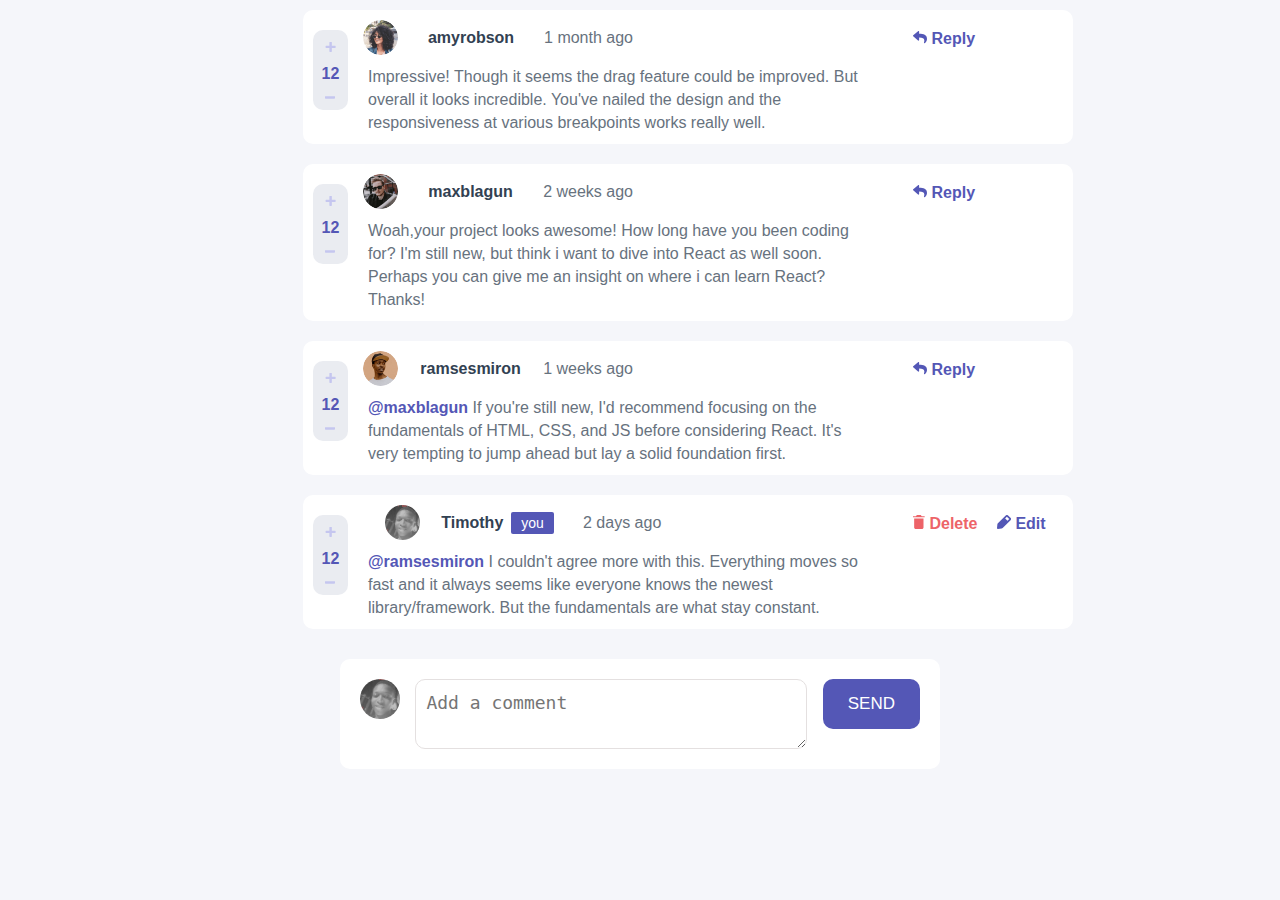
<file: index.html>
<!DOCTYPE html>
<html lang="en">
<head>
    <meta charset="UTF-8">
    <meta http-equiv="X-UA-Compatible" content="IE=edge">
    <meta name="viewport" content="width=device-width, initial-scale=1.0">
    <link rel="stylesheet" href="interactive-comment.css">
    <link rel="icon" type="image/png" sizes="32x32" href="./images/favicon-32x32.png">
    <title>Document</title>
</head>

<body>
<main>
    <article id="first-article">
      
            <!-- <P class="ME">DARQ</P> -->
    </article>
    
<section class="contribution">
    <!-- <input type="text" name="comment field" id="text-field" placeholder="Add a comment..."/> -->
<textarea placeholder="Add a comment" name="comments" id="text-field" cols="35" rows="5"></textarea>
<img src="image-timothy.jpg" alt="timothy image" class="my-image">
<button class="send-button">SEND</button>
</section>
<div class="background none">
<div class="modal">
    <h3 class="pop-head">Delete comment</h3>
    <p class="pop-text">Are you sure you want to delete this comment? This will remove the comment and can't be undone.
    </p>
<button class="no-button">NO, CANCEL</button>

<button class="yes-button">YES, DELETE</button>
</div></div>

</main>
</body>
<script src="interactive-comment.js"></script>
</html>
      <!-- <div class="box" id="amyrobson">
                <div
                class="first-block">
                    <div class="info">
        <img src="images/avatars/image-amyrobson.png" alt="amyrobson" class="image">
                        <span class="name">amyrobson</span>
                        <span class="timing">1 month ago</span></div>
                <div class="text">
    Impressive! Though it seems the drag feature could be improved. But overall it looks incredible. You've nailed the design and the responsiveness at various breakpoints works really well.
                </div>
                </div>
        
        <div class="foot">
        <div class="increment">
            <img src="images/icon-plus.svg" alt="plus SVG" class="plus"/> 
            <span class="no">12</span>
            <img src="images/icon-minus.svg" alt="minus icon" class="minus">
        </div>
     <div class="rep">
        <img src="images/icon-reply.svg" alt="reply icon" class="reply-icon"/>
    <span class="reply">Reply</span>
                    </div>
                </div>
            </div>
    
    
            <div class="box" id="maxblagun">
                <div class="first-block">
                    <div class="info"><img src="images/avatars/image-maxblagun.png" alt="maxblagun image" class="image"/>
                        <span class="name">maxblagun</span>
                        <span class="timing">2 weeks ago</span></div>
                <div class="text">
                    Woah,your project looks awesome!
                    How long have you been coding for? I'm still new, but think i want to dive into React as well soon. Perhaps you can give me an insight on where i can learn React? Thanks! 
                </div>
                </div>
        
    <div class="foot">
        <div class="increment">
            <img src="images/icon-plus.svg" alt="plus SVG" class="plus"/> 
            <span class="no">12</span>
            <img src="images/icon-minus.svg" alt="minus icon" class="minus">
        </div>
     <div class="rep">
        <img src="images/icon-reply.svg" alt="reply icon" class="reply-icon"/>
    
        <span class="reply">Reply</span>
    </div>
    </div>
            </div>

    
    
            <div class="box" id="ramsesmiron">
                <div class="first-block">
                    <div class="info"><img src="images/avatars/image-ramsesmiron.png" alt="ramsesmiron image" class="image"/>
                        <span class="name">ramsesmiron</span>
                        <span class="timing">1 week ago</span></div>
                <div class="text">
                    <a href='#maxblagun' class="link">@maxbalgun</a> If you're still new, I'd recommend focusing on the fundamentals of HTML, CSS, and JS before considering React. It's very tempting to jump ahead but lay a solid foundation first.
                </div>
                </div>
        
    <div class="foot">
        <div class="increment">
            <img src="images/icon-plus.svg" alt="plus SVG" class="plus"/> 
            <span class="no">12</span>
            <img src="images/icon-minus.svg" alt="minus icon" class="minus">
        </div>
     <div class="rep">
        <img src="images/icon-reply.svg" alt="reply icon" class="reply-icon"/>
    
        <span class="reply">Reply</span>
    </div>
    </div>
            </div>

        


            <div class="box" id="Timothy">
                <div class="first-block">
                    <div class="my-info"><img src="images/avatars/image-timothy.jpg" alt="Timothy image" class="image timo"/>
    
         <span class="name">Timothy</span>
         <span class="person">you</span>
        <span class="timing">2 days ago</span>
        </div>
                <div class="text">
                 <a href='#ramsesmiron' class="link">@ramsesmiron</a> I couldn't agree more with this. Everything moves so fast and it always seems like everyone knows the newest library/framework.
                But the fundamentals are what stay constant.
                </div>
                </div>
        
    <div class="foot">
        <div class="increment">
            <img src="images/icon-plus.svg" alt="plus SVG" class="plus"/> 
            <span class="no">12</span>
            <img src="images/icon-minus.svg" alt="minus icon" class="minus">
        </div>
     <div class="rep">
<img src="images/icon-delete.svg" alt="delete icon" class="delete-icon">
         <span class="delete">Delete</span>


        <img src="images/icon-edit.svg" alt="edit icon" class="edit-icon" class="reply-icon"/>
    
        <span class="edit">Edit</span>
                    </div>
                </div>
            </div>    
       -->
</file>
<file: interactive-comment.css>
*{
    box-sizing: border-box;
    margin: 0;
    padding: 0;
}
body{
 height: 100%;
 width: 100%;
font-size: 16px;
color: hsl(211, 10%, 45%);
font-family: sans-serif;
background-color: hsl(228, 33%, 97%);

}
main{
width: 100%;
height: 100%;
display: flex;
flex-direction: column;
justify-content: center;
align-items: center;

}
article{
    display: flex;
    flex-direction: column;
    justify-content: center;
    align-items: center;
    width: 100%;
    height: 100%;
}
.box{
    background-color:hsl(0, 0%, 100%);
    width: 320px;
    margin: 10px 15px;
    border-radius: 10px;
    padding: 5px 0;
}
.info{
    display: flex;
    justify-content: space-between;
    align-items: center;
    padding: 10px 70px 10px 10px;
}
.image{
    height: 35px;
    width: 35px;
}
.timo{
    height: 35px;
    width: 35px;
    border-radius: 50%;
}
.name{
    color: hsl(212, 24%, 26%);
    font-weight: 700;
}
.text{
    text-align: left;
    /* padding: 5px 20px 0px; */
    font-weight: 500;
    max-width: 281px;
    word-wrap: break-word;
    margin: 0px 15px 10px;
    line-height: 23px;
}
.foot{
    display: flex;
    justify-content: space-between;
    /* align-items: flex-start; */
    margin: 0;
    padding: 10px 20px 0px;
    color: hsl(238, 40%, 52%);
    font-weight: 700;
}
.increment{
    display: flex;
    justify-content: space-around;
    align-items: center;
    border-radius: 10px;
    color: hsl(238, 40%, 52%);
    font-weight: 700;
    width: 95px;
    height: 35px;
    margin-bottom: 20px;
    background-color:hsl(223, 19%, 93%);
}
#T{
width: 120px;
}
#Ti{
    width: 120px;
}
.timing{
    font-weight:500;
}

.person{
    background-color: hsl(238, 40%, 52%);
    color: white;
    font-weight: 500;
    border-radius: 2px;
    font-size: 14px;
    padding: 3px 10px ;
    margin-left: 8px;
}
.my-info{
    display: flex;
    justify-content: space-evenly;
    align-items: center;
    padding: 10px 20px 10px 10px;
}
.delete{
    color: hsl(358, 79%, 66%);
    padding-right: 15px;
}
.rep{
    margin-top: 10px;
    cursor: pointer;
}
.rep:hover .reply,.rep:hover .reply-icon{
    fill: hsl(239, 57%, 85%);
    color: hsl(239, 57%, 85%);
}
.edy:hover .edit-icon,.edy:hover .edit {
    fill: hsl(239, 57%, 85%);
    color: hsl(239, 57%, 85%);
}
.del:hover  .delete-icon,.del:hover .delete{
    fill: hsl(357, 100%, 86%);
    color: hsl(357, 100%, 86%);
}
/* .del:hover{
    background-color: green;
} */
/* .delete-icon:hover{
    fill: hsl(357, 100%, 86%);
     background-color: red;
} */
.link{
    color:  hsl(238, 40%, 52%);
    text-decoration: none;
    font-weight: 700;
}
.link:hover{
    cursor: pointer;
}

.contribution{
    background-color:hsl(0, 0%, 100%);
    max-width: 320px;
    /* height: 206px; */
    margin: 10px 15px 20px;
    border-radius: 10px;
    padding: 30px 10px  20px ;
    display: flex;
    flex-wrap: wrap;
    justify-content: space-between;
    align-items: center;
}
#text-field{
    width: 288px;
    height: 100px;
    font-size: 18px;
    line-height: 1.4;
    font-weight: 500;
    outline: none;
    padding: 10px;
    border-radius: 10px;
    border: 0.001em solid #e4e0e0;
    cursor: pointer;
    caret-color: hsl(238, 40%, 52%);
}
#text-field:focus{
    cursor: pointer;
    border: 0.01em solid hsl(238, 40%, 52%);
}
.my-image{
    height: 40px;
    width: 40px;
    object-fit: cover;
    border-radius: 50%;
    margin: 20px 0px 0px;
    display: block;
}
.send-button{
    display: inline;
    margin: 20px 10px 0px 0px;
    padding: 15px 25px;
    border-radius: 10px;
    background-color: hsl(238, 40%, 52%);
    color: white;
    font-size: 17px;
    font-weight: 500;
    border: none;
    cursor: pointer;
}
.send-button:hover{
    background-color: hsl(239, 57%, 85%);
}
.background{
    position: fixed;
    top: 0;
    bottom: 0;
    left: 0;
    right: 0;
    background-color: rgba(0,0,0,0.5);

}
.none{
    display: none;
}
.modal{
    background-color: white;
    position: fixed;
    top: 50%;
    transform:  translateX(-50%) translateY(-50%) ;
    left: 50%;
    /* display: contents; */
    padding: 20px;
    width: 320px;
    border-radius: 20px;
    }
.pop-head{
     color:hsl(212, 24%, 26%);
     text-align: left;
}
.pop-text{
    /* color:hsl(212, 24%, 26%); */
    margin: 15px 0;
    text-align: left;
    font-weight: 500;
    line-height: 1.3em;
}
.no-button{
    padding: 15px 20px;
    border-radius: 10px;
    border: none;
    color: white;
    background-color: hsl(212, 24%, 26%);
}
.yes-button{
    margin-left: 20px;
    padding: 15px 20px;
    border-radius: 10px;
    border: none;
    color: white;
    background-color: hsl(358, 79%, 66%);
}
.del:hover{
    cursor: pointer;
}
.edy:hover{
    cursor: pointer;
}
.increment:hover .minus,.increment:hover .plus{
    cursor: pointer;
    fill: blue;
}

@media(min-width:1000px){
    body{
        display: flex;
        justify-content: space-around;
    }
    main{
    width: 70%;
    }
    article{
        margin-bottom: 10px;
        align-items: flex-end;
           }
    .box{
        display: flex;
        position: relative;
        flex-direction:row;
        height:unset;
        width:unset;
        justify-content: flex-end;
        padding: 0;
    }.text{
        max-width: 500px;

    }
.rep{

    width: 140px;
}
    .foot{
        display: block;
        align-self: flex-start;
        height: 50px;
    }
    .increment{
        position: absolute;
        flex-direction: column;
        top:20px;
        left: 10px;
         width: 35px;
        height: 80px;
        margin: 0;
        padding:5px 7px;
    }
    .increment>img{
        padding: 10px 0px;
    }
   .info{
   width: 350px;
    }

    .my-info{
        width: 350px;

      }
 



      .contribution{
        background-color:hsl(0, 0%, 100%);
        width: 600px;
        max-width: unset;
        padding: 20px 20px 20px;
        /* height: 206px; */
        justify-content: space-between;
        align-items: flex-start;
        flex-direction: row;
        flex-wrap:no-wrap;
        margin: 10px 15px 20px;
    }
    .my-image{
        order: 1;
        display: inline;
        margin: 0;
    }
    #text-field{
        order: 2;
        width: 70%;
        height: 70px;
        margin: 0;
    }
    .send-button{
        margin: 0;
        order: 3;
    }
    .first-block{
        align-self: center;
        padding-right: 0;
        margin:0 0px 0px 40px;
        padding: 0 10px;
    }
}
</file>
